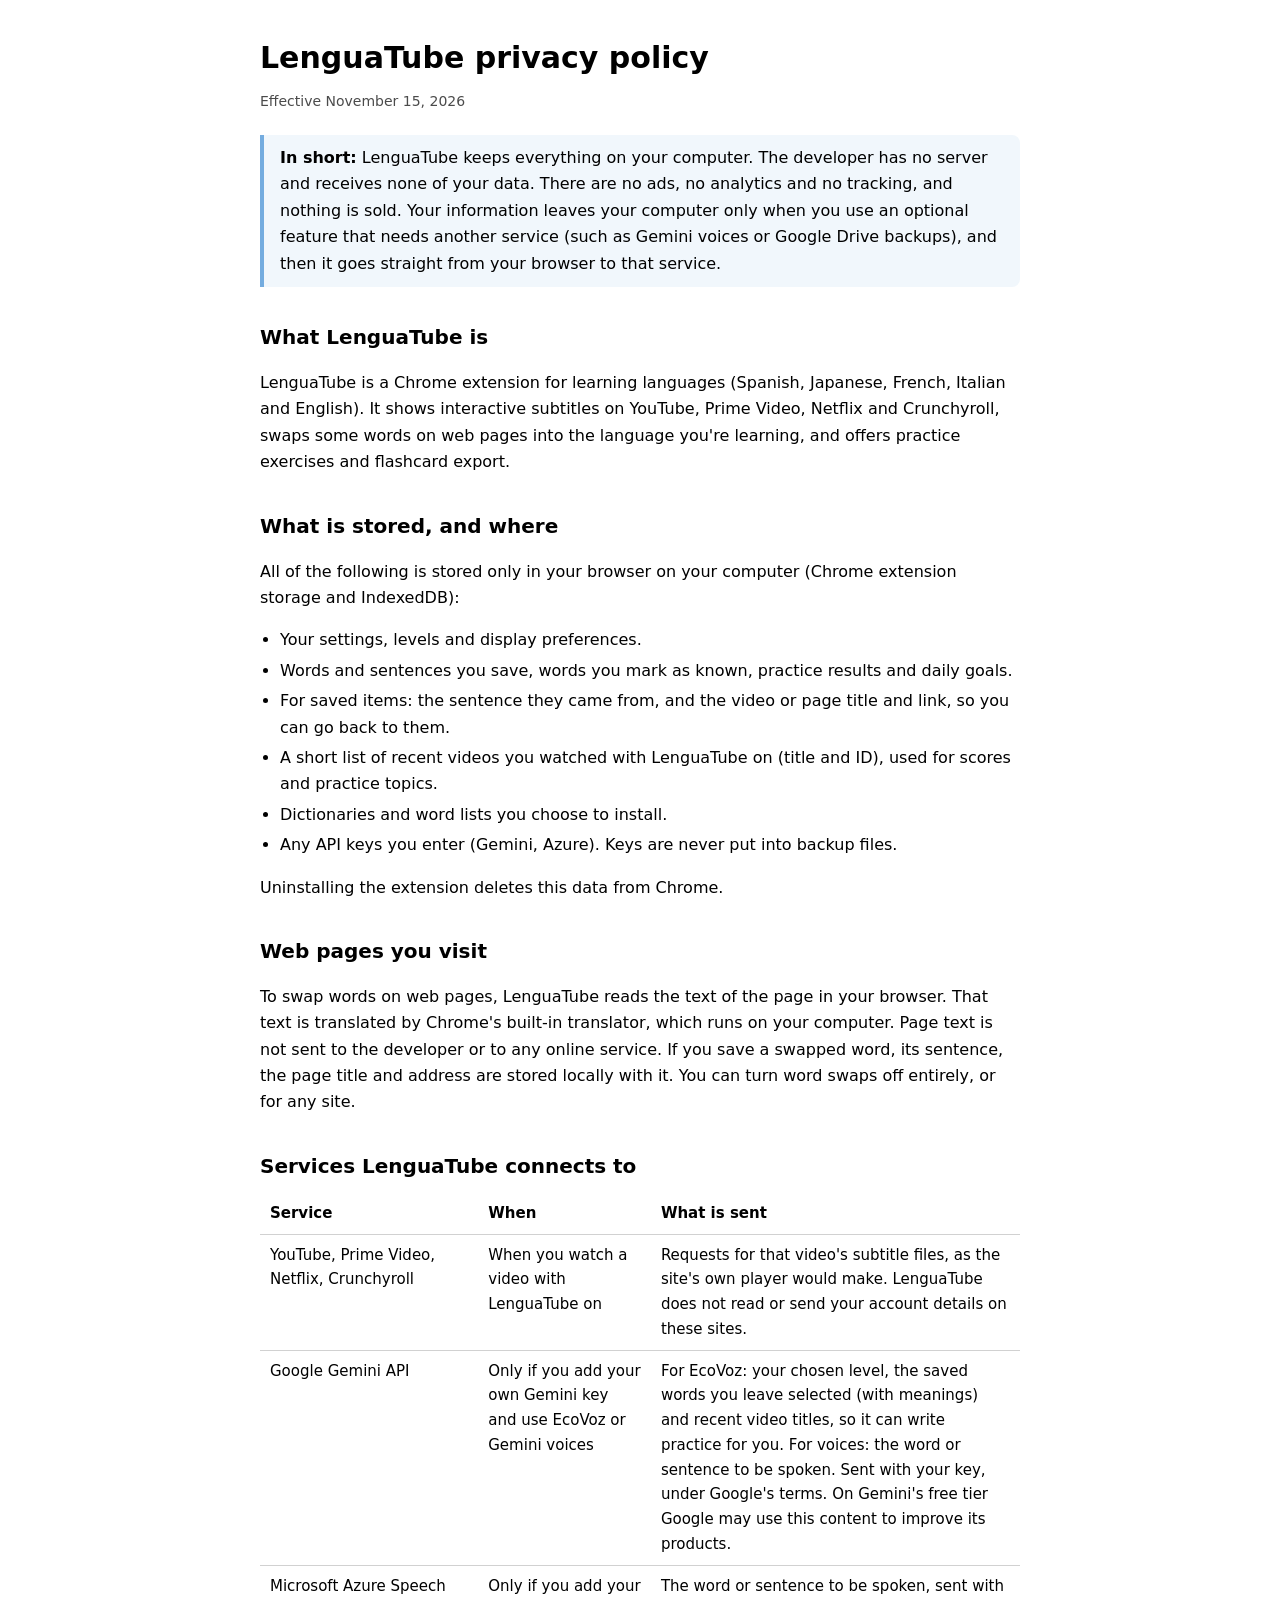
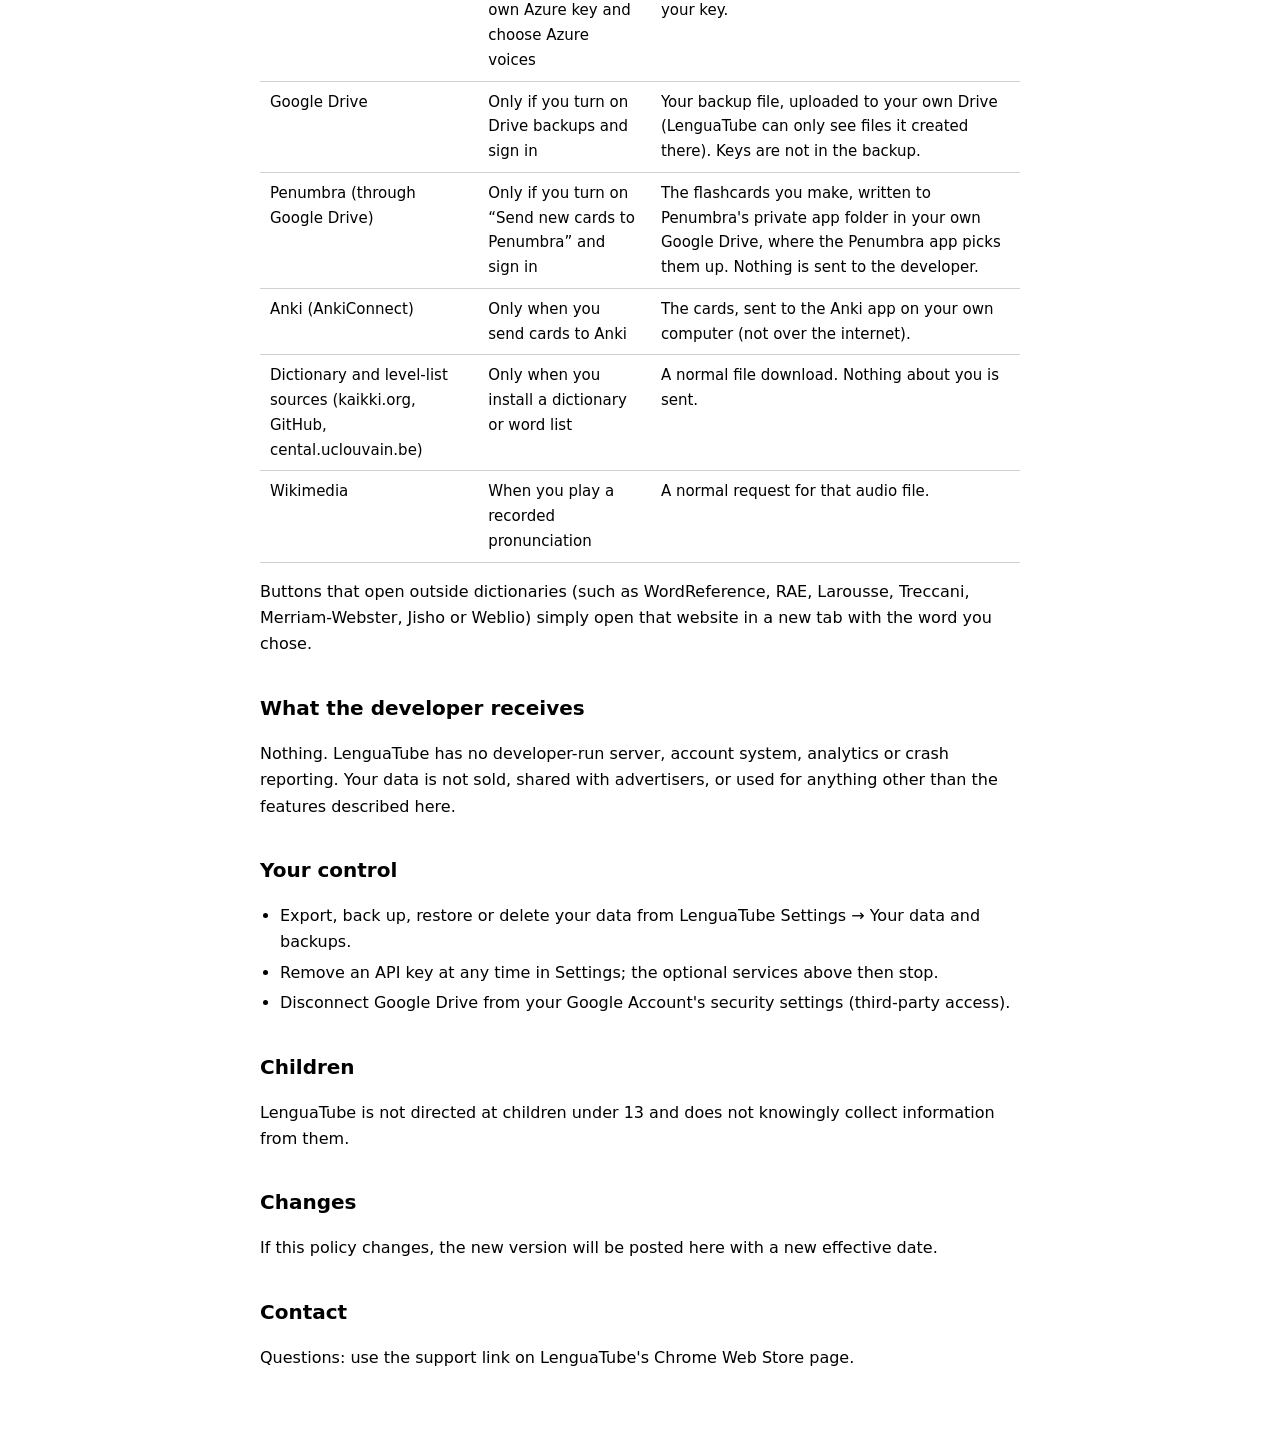
<file: lenguatube/privacy.html>
<!DOCTYPE html>
<html lang="en">
<head>
<meta charset="utf-8">
<meta name="viewport" content="width=device-width, initial-scale=1">
<title>LenguaTube privacy policy</title>
<style>
  :root { color-scheme: light dark; }
  body { margin: 0; font: 16px/1.65 system-ui, -apple-system, "Segoe UI", sans-serif; background: Canvas; color: CanvasText; }
  main { max-width: 760px; margin: 0 auto; padding: 40px 22px 64px; }
  h1 { font-size: 30px; line-height: 1.2; margin: 0 0 6px; }
  h2 { font-size: 20px; margin: 34px 0 8px; }
  .muted { opacity: .7; font-size: 14px; }
  .summary { border-left: 4px solid #74acdf; padding: 10px 16px; margin: 22px 0; background: color-mix(in srgb, #74acdf 10%, Canvas); border-radius: 0 8px 8px 0; }
  table { border-collapse: collapse; width: 100%; font-size: 15px; margin: 10px 0; }
  th, td { text-align: left; vertical-align: top; padding: 8px 10px; border-bottom: 1px solid color-mix(in srgb, CanvasText 18%, Canvas); }
  th { font-weight: 600; }
  ul { padding-left: 20px; }
  li { margin: 4px 0; }
</style>
</head>
<body>
<main>
  <h1>LenguaTube privacy policy</h1>
  <p class="muted">Effective November 15, 2026</p>

  <div class="summary">
    <strong>In short:</strong> LenguaTube keeps everything on your computer. The developer has no server and receives none of your data. There are no ads, no analytics and no tracking, and nothing is sold. Your information leaves your computer only when you use an optional feature that needs another service (such as Gemini voices or Google Drive backups), and then it goes straight from your browser to that service.
  </div>

  <h2>What LenguaTube is</h2>
  <p>LenguaTube is a Chrome extension for learning languages (Spanish, Japanese, French, Italian and English). It shows interactive subtitles on YouTube, Prime Video, Netflix and Crunchyroll, swaps some words on web pages into the language you're learning, and offers practice exercises and flashcard export.</p>

  <h2>What is stored, and where</h2>
  <p>All of the following is stored only in your browser on your computer (Chrome extension storage and IndexedDB):</p>
  <ul>
    <li>Your settings, levels and display preferences.</li>
    <li>Words and sentences you save, words you mark as known, practice results and daily goals.</li>
    <li>For saved items: the sentence they came from, and the video or page title and link, so you can go back to them.</li>
    <li>A short list of recent videos you watched with LenguaTube on (title and ID), used for scores and practice topics.</li>
    <li>Dictionaries and word lists you choose to install.</li>
    <li>Any API keys you enter (Gemini, Azure). Keys are never put into backup files.</li>
  </ul>
  <p>Uninstalling the extension deletes this data from Chrome.</p>

  <h2>Web pages you visit</h2>
  <p>To swap words on web pages, LenguaTube reads the text of the page in your browser. That text is translated by Chrome's built-in translator, which runs on your computer. Page text is not sent to the developer or to any online service. If you save a swapped word, its sentence, the page title and address are stored locally with it. You can turn word swaps off entirely, or for any site.</p>

  <h2>Services LenguaTube connects to</h2>
  <table>
    <thead><tr><th>Service</th><th>When</th><th>What is sent</th></tr></thead>
    <tbody>
      <tr><td>YouTube, Prime Video, Netflix, Crunchyroll</td><td>When you watch a video with LenguaTube on</td><td>Requests for that video's subtitle files, as the site's own player would make. LenguaTube does not read or send your account details on these sites.</td></tr>
      <tr><td>Google Gemini API</td><td>Only if you add your own Gemini key and use EcoVoz or Gemini voices</td><td>For EcoVoz: your chosen level, the saved words you leave selected (with meanings) and recent video titles, so it can write practice for you. For voices: the word or sentence to be spoken. Sent with your key, under Google's terms. On Gemini's free tier Google may use this content to improve its products.</td></tr>
      <tr><td>Microsoft Azure Speech</td><td>Only if you add your own Azure key and choose Azure voices</td><td>The word or sentence to be spoken, sent with your key.</td></tr>
      <tr><td>Google Drive</td><td>Only if you turn on Drive backups and sign in</td><td>Your backup file, uploaded to your own Drive (LenguaTube can only see files it created there). Keys are not in the backup.</td></tr>
      <tr><td>Penumbra (through Google Drive)</td><td>Only if you turn on “Send new cards to Penumbra” and sign in</td><td>The flashcards you make, written to Penumbra's private app folder in your own Google Drive, where the Penumbra app picks them up. Nothing is sent to the developer.</td></tr>
      <tr><td>Anki (AnkiConnect)</td><td>Only when you send cards to Anki</td><td>The cards, sent to the Anki app on your own computer (not over the internet).</td></tr>
      <tr><td>Dictionary and level-list sources (kaikki.org, GitHub, cental.uclouvain.be)</td><td>Only when you install a dictionary or word list</td><td>A normal file download. Nothing about you is sent.</td></tr>
      <tr><td>Wikimedia</td><td>When you play a recorded pronunciation</td><td>A normal request for that audio file.</td></tr>
    </tbody>
  </table>
  <p>Buttons that open outside dictionaries (such as WordReference, RAE, Larousse, Treccani, Merriam-Webster, Jisho or Weblio) simply open that website in a new tab with the word you chose.</p>

  <h2>What the developer receives</h2>
  <p>Nothing. LenguaTube has no developer-run server, account system, analytics or crash reporting. Your data is not sold, shared with advertisers, or used for anything other than the features described here.</p>

  <h2>Your control</h2>
  <ul>
    <li>Export, back up, restore or delete your data from LenguaTube Settings → Your data and backups.</li>
    <li>Remove an API key at any time in Settings; the optional services above then stop.</li>
    <li>Disconnect Google Drive from your Google Account's security settings (third-party access).</li>
  </ul>

  <h2>Children</h2>
  <p>LenguaTube is not directed at children under 13 and does not knowingly collect information from them.</p>

  <h2>Changes</h2>
  <p>If this policy changes, the new version will be posted here with a new effective date.</p>

  <h2>Contact</h2>
  <p>Questions: use the support link on LenguaTube's Chrome Web Store page.</p>
</main>
</body>
</html>
</file>
